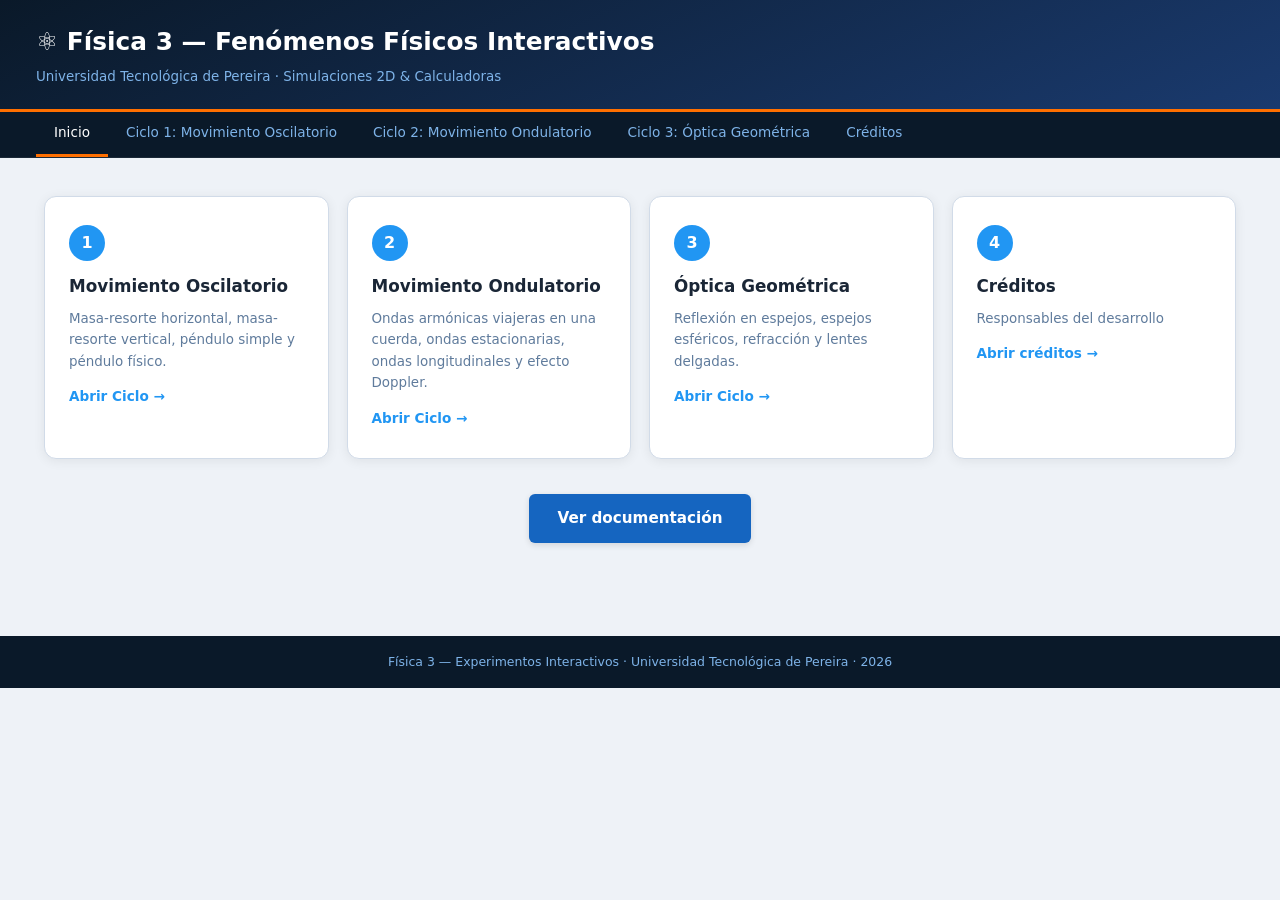
<file: index.html>
<!DOCTYPE html>
<html lang="es">
<head>
  <meta charset="UTF-8">
  <meta name="viewport" content="width=device-width,initial-scale=1">
  <title>Física 3 — Fenómenos Físicos Interactivos</title>
  <link rel="stylesheet" href="css/styles.css">
</head>
<body>
  <header>
    <h1>⚛ Física 3 — Fenómenos Físicos Interactivos</h1>
    <p>Universidad Tecnológica de Pereira · Simulaciones 2D &amp; Calculadoras</p>
  </header>
  <nav>
    <a href="index.html" class="on">Inicio</a>
    <a href="ciclo1.html">Ciclo 1: Movimiento Oscilatorio</a>
    <a href="ciclo2.html">Ciclo 2: Movimiento Ondulatorio</a>
    <a href="ciclo3.html">Ciclo 3: Óptica Geométrica</a>
    <a href="creditos.html">Créditos</a>
  </nav>
  <main>
    <div class="hub-grid">
      <a class="hub-card" href="ciclo1.html">
        <div class="hub-num">1</div>
        <h2>Movimiento Oscilatorio</h2>
        <p>Masa-resorte horizontal, masa-resorte vertical, péndulo simple y péndulo físico.</p>
        <span class="hub-btn">Abrir Ciclo →</span>
      </a>
      <a class="hub-card" href="ciclo2.html">
        <div class="hub-num">2</div>
        <h2>Movimiento Ondulatorio</h2>
        <p>Ondas armónicas viajeras en una cuerda, ondas estacionarias, ondas longitudinales y efecto Doppler.</p>
        <span class="hub-btn">Abrir Ciclo →</span>
      </a>
      <a class="hub-card" href="ciclo3.html">
        <div class="hub-num">3</div>
        <h2>Óptica Geométrica</h2>
        <p>Reflexión en espejos, espejos esféricos, refracción y lentes delgadas.</p>
        <span class="hub-btn">Abrir Ciclo →</span>
      </a>
      <a class="hub-card" href="creditos.html">
        <div class="hub-num">4</div>
        <h2>Créditos</h2>
        <p>Responsables del desarrollo</p>
        <span class="hub-btn">Abrir créditos →</span>
      </a>
    </div>

    <div style="text-align: center; margin-top: 35px; margin-bottom: 15px;">
      <a href="https://drive.google.com/file/d/1MNua3zTDIwr8NGMOhKPNcguWTBsETvy8/view?usp=sharing" target="_blank" rel="noopener noreferrer" style="display: inline-block; background-color: var(--blue, #1565c0); color: #ffffff; padding: 12px 28px; font-weight: 600; text-decoration: none; border-radius: 6px; box-shadow: 0 2px 6px rgba(0,0,0,0.12); transition: opacity 0.2s; font-size: 0.95rem;" onmouseover="this.style.opacity='0.9'" onmouseout="this.style.opacity='1'">
        Ver documentación
      </a>
    </div>
  </main>
  <footer>Física 3 — Experimentos Interactivos · Universidad Tecnológica de Pereira · 2026</footer>
</body>
</html>
</file>
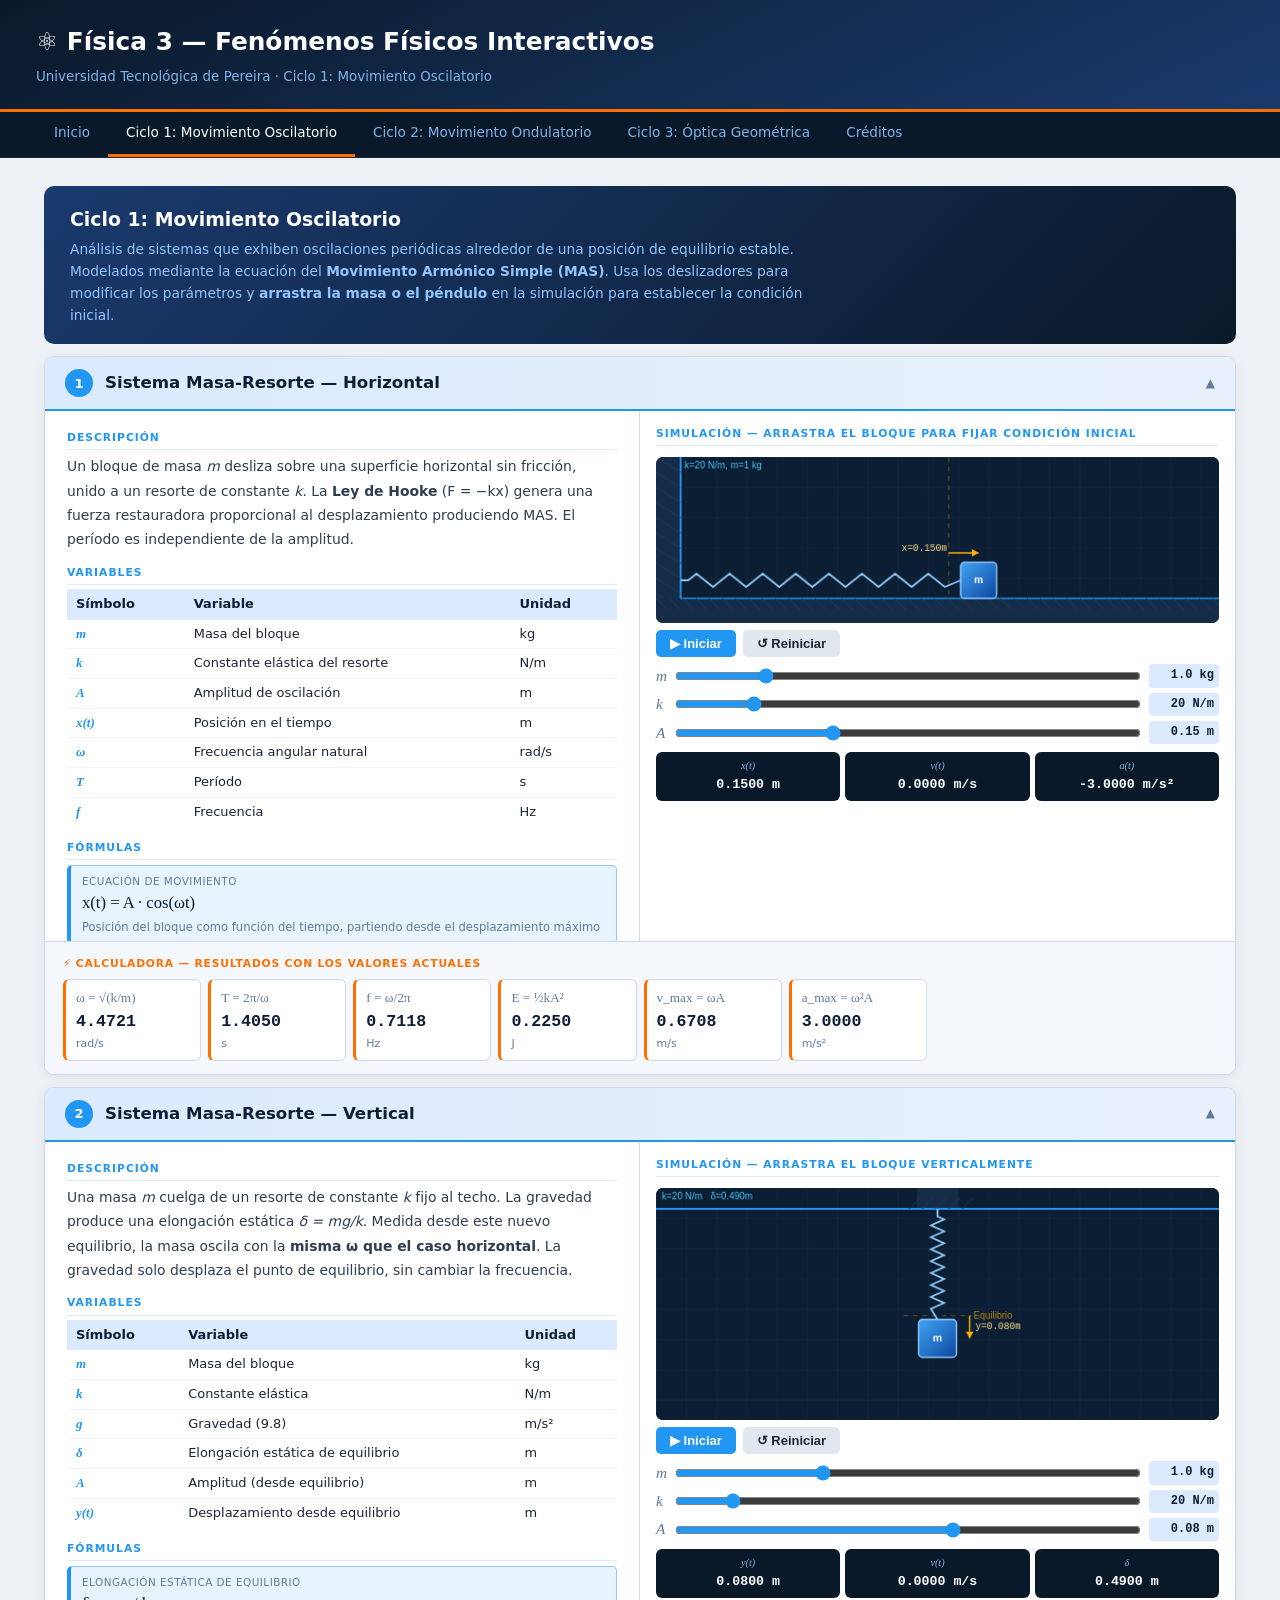
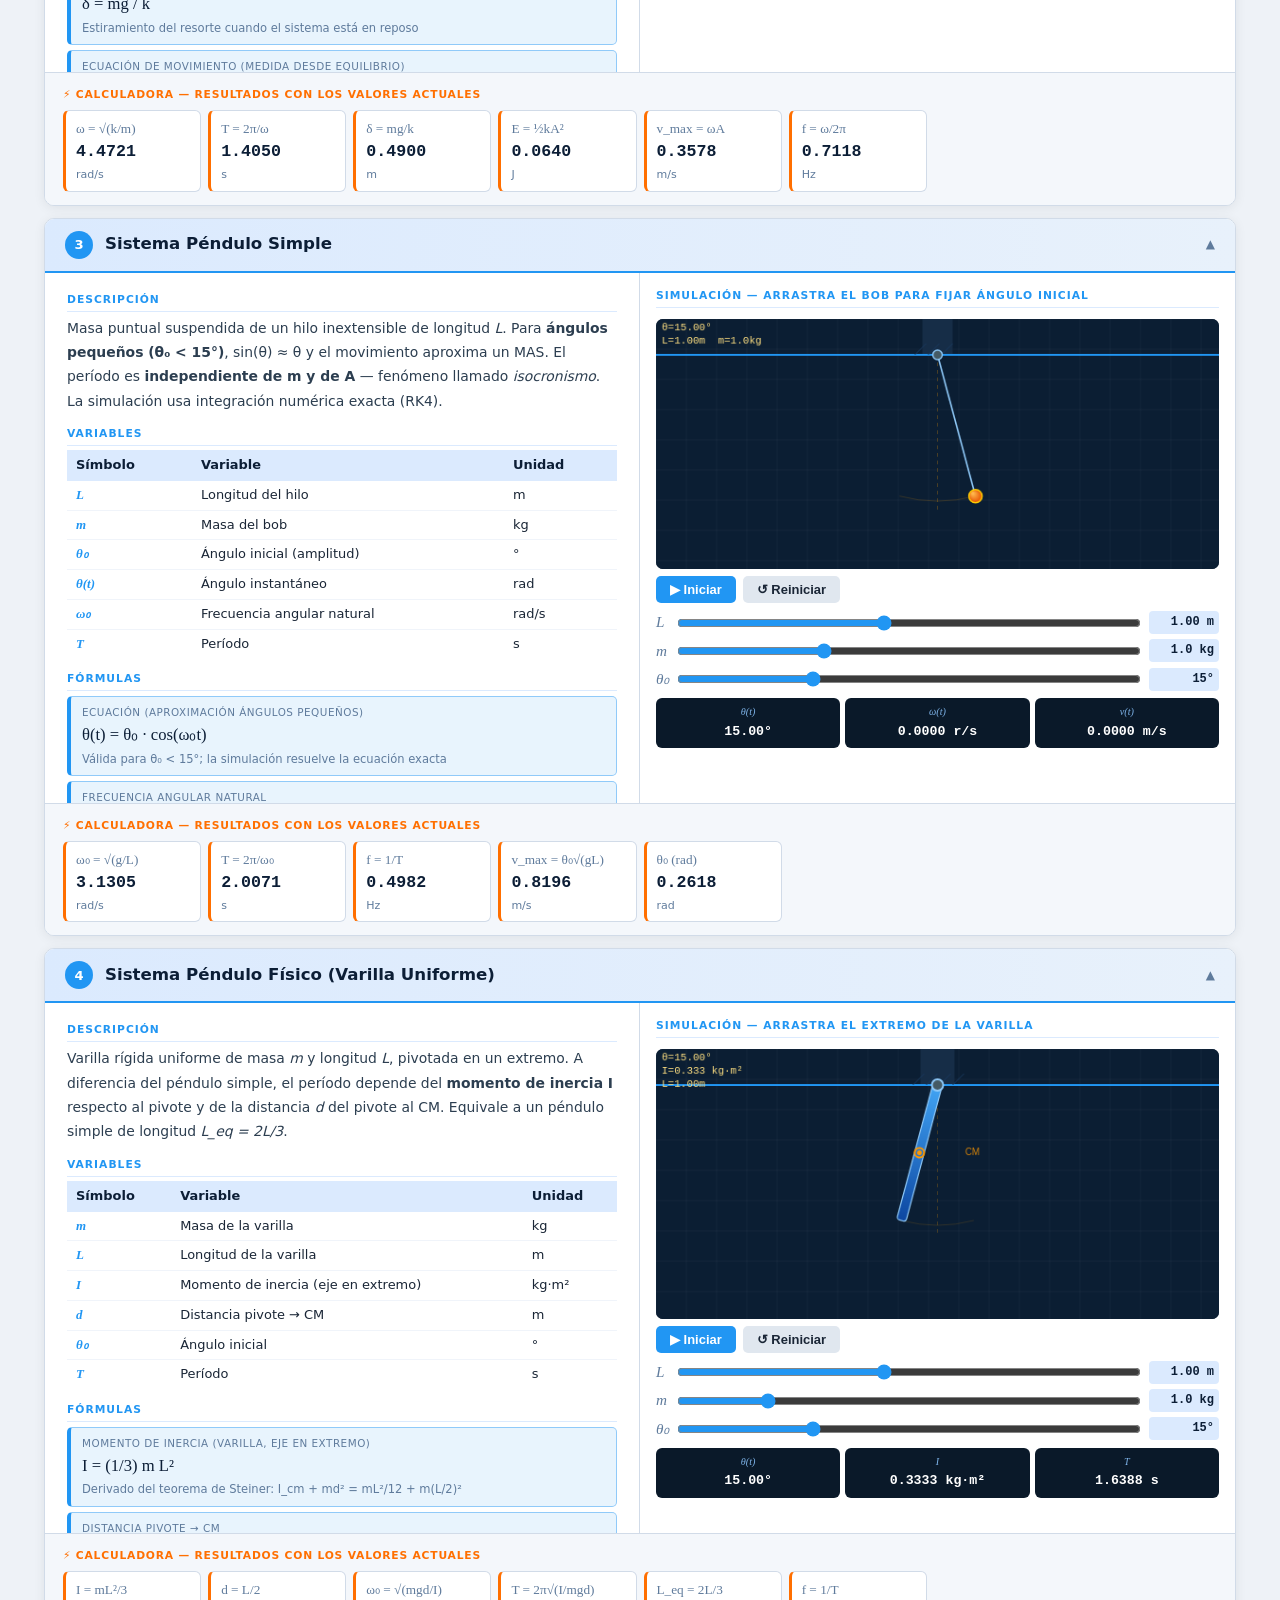
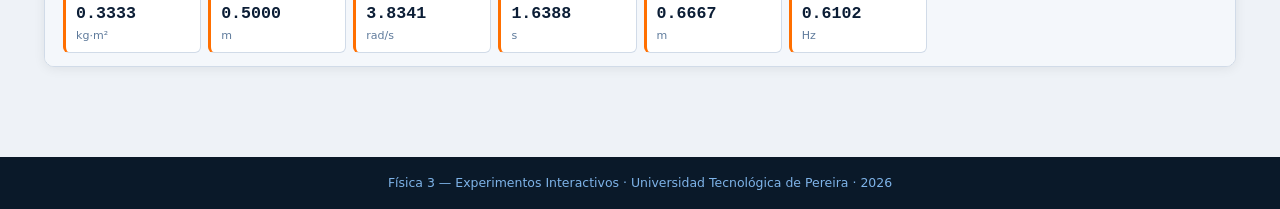
<file: ciclo1.html>
<!DOCTYPE html>
<html lang="es">
<head>
  <meta charset="UTF-8">
  <meta name="viewport" content="width=device-width,initial-scale=1">
  <title>Física 3 — Ciclo 1: Movimiento Oscilatorio</title>
  <link rel="stylesheet" href="css/styles.css">
</head>
<body>
  <header>
    <h1>⚛ Física 3 — Fenómenos Físicos Interactivos</h1>
    <p>Universidad Tecnológica de Pereira · Ciclo 1: Movimiento Oscilatorio</p>
  </header>
  <nav>
    <a href="index.html">Inicio</a>
    <a href="ciclo1.html" class="on">Ciclo 1: Movimiento Oscilatorio</a>
    <a href="ciclo2.html">Ciclo 2: Movimiento Ondulatorio</a>
    <a href="ciclo3.html">Ciclo 3: Óptica Geométrica</a>
    <a href="creditos.html">Créditos</a>
  </nav>
  <main>
    <div class="cycle-intro">
      <h2>Ciclo 1: Movimiento Oscilatorio</h2>
      <p>Análisis de sistemas que exhiben oscilaciones periódicas alrededor de una posición de equilibrio estable. Modelados mediante la ecuación del <strong>Movimiento Armónico Simple (MAS)</strong>. Usa los deslizadores para modificar los parámetros y <strong>arrastra la masa o el péndulo</strong> en la simulación para establecer la condición inicial.</p>
    </div>

    <!-- C Experimento 1 -->
    <article class="card">
      <div class="chdr" onclick="tog(1)"><div class="cnum">1</div><h3>Sistema Masa-Resorte — Horizontal</h3><span class="ico" id="i1">▲</span></div>
      <div class="cbody" id="b1">
        <div class="egrid">
          <div class="icol">
            <div class="lbl">Descripción</div>
            <p class="desc">Un bloque de masa <em>m</em> desliza sobre una superficie horizontal sin fricción, unido a un resorte de constante <em>k</em>. La <strong>Ley de Hooke</strong> (F = −kx) genera una fuerza restauradora proporcional al desplazamiento produciendo MAS. El período es independiente de la amplitud.</p>
            <div class="lbl">Variables</div>
            <table class="vt">
              <tr><th>Símbolo</th><th>Variable</th><th>Unidad</th></tr>
              <tr><td class="vs">m</td><td>Masa del bloque</td><td>kg</td></tr>
              <tr><td class="vs">k</td><td>Constante elástica del resorte</td><td>N/m</td></tr>
              <tr><td class="vs">A</td><td>Amplitud de oscilación</td><td>m</td></tr>
              <tr><td class="vs">x(t)</td><td>Posición en el tiempo</td><td>m</td></tr>
              <tr><td class="vs">ω</td><td>Frecuencia angular natural</td><td>rad/s</td></tr>
              <tr><td class="vs">T</td><td>Período</td><td>s</td></tr>
              <tr><td class="vs">f</td><td>Frecuencia</td><td>Hz</td></tr>
            </table>
            <div class="lbl">Fórmulas</div>
            <div class="fb"><div class="fn">Ecuación de movimiento</div><div class="fe">x(t) = A · cos(ωt)</div><div class="fd">Posición del bloque como función del tiempo, partiendo desde el desplazamiento máximo</div></div>
            <div class="fb"><div class="fn">Frecuencia angular natural</div><div class="fe">ω = √(k / m)</div><div class="fd">Mayor k o menor m → mayor ω → oscilación más rápida</div></div>
            <div class="fb"><div class="fn">Período de oscilación</div><div class="fe">T = 2π / ω = 2π · √(m / k)</div><div class="fd">Tiempo para completar un ciclo completo; independiente de A</div></div>
            <div class="fb"><div class="fn">Energía mecánica total (conservada)</div><div class="fe">E = ½ k A²</div><div class="fd">Constante durante el movimiento sin fricción; se distribuye entre Ec y Ep</div></div>
          </div>
          <div class="scol">
            <div class="lbl">Simulación — arrastra el bloque para fijar condición inicial</div>
            <canvas id="cv1" height="175"></canvas>
            <div class="ctrls"><button class="btn bgo" id="bb1">▶ Iniciar</button><button class="btn brs" id="br1">↺ Reiniciar</button></div>
            <div class="sls">
              <label>m</label><input type="range" id="s1m" min="0.1" max="5" step="0.1" value="1"><span class="sv" id="d1m">1.0 kg</span>
              <label>k</label><input type="range" id="s1k" min="5" max="100" step="1" value="20"><span class="sv" id="d1k">20 N/m</span>
              <label>A</label><input type="range" id="s1A" min="0.05" max="0.35" step="0.01" value="0.15"><span class="sv" id="d1A">0.15 m</span>
            </div>
            <div class="rdout">
              <div class="ri"><div class="rl">x(t)</div><div class="rv" id="r1x">0.1500 m</div></div>
              <div class="ri"><div class="rl">v(t)</div><div class="rv" id="r1v">0.0000 m/s</div></div>
              <div class="ri"><div class="rl">a(t)</div><div class="rv" id="r1a">0.0000 m/s²</div></div>
            </div>
          </div>
        </div>
        <div class="calc"><div class="cttl">⚡ Calculadora — resultados con los valores actuales</div><div class="cgrid" id="cl1"></div></div>
      </div>
    </article>

    <!-- C Experimento 2 -->
    <article class="card">
      <div class="chdr" onclick="tog(2)"><div class="cnum">2</div><h3>Sistema Masa-Resorte — Vertical</h3><span class="ico" id="i2">▲</span></div>
      <div class="cbody" id="b2">
        <div class="egrid">
          <div class="icol">
            <div class="lbl">Descripción</div>
            <p class="desc">Una masa <em>m</em> cuelga de un resorte de constante <em>k</em> fijo al techo. La gravedad produce una elongación estática <em>δ = mg/k</em>. Medida desde este nuevo equilibrio, la masa oscila con la <strong>misma ω que el caso horizontal</strong>. La gravedad solo desplaza el punto de equilibrio, sin cambiar la frecuencia.</p>
            <div class="lbl">Variables</div>
            <table class="vt">
              <tr><th>Símbolo</th><th>Variable</th><th>Unidad</th></tr>
              <tr><td class="vs">m</td><td>Masa del bloque</td><td>kg</td></tr>
              <tr><td class="vs">k</td><td>Constante elástica</td><td>N/m</td></tr>
              <tr><td class="vs">g</td><td>Gravedad (9.8)</td><td>m/s²</td></tr>
              <tr><td class="vs">δ</td><td>Elongación estática de equilibrio</td><td>m</td></tr>
              <tr><td class="vs">A</td><td>Amplitud (desde equilibrio)</td><td>m</td></tr>
              <tr><td class="vs">y(t)</td><td>Desplazamiento desde equilibrio</td><td>m</td></tr>
            </table>
            <div class="lbl">Fórmulas</div>
            <div class="fb"><div class="fn">Elongación estática de equilibrio</div><div class="fe">δ = mg / k</div><div class="fd">Estiramiento del resorte cuando el sistema está en reposo</div></div>
            <div class="fb"><div class="fn">Ecuación de movimiento (medida desde equilibrio)</div><div class="fe">y(t) = A · cos(ωt)</div><div class="fd">La gravedad no aparece porque y se mide desde el nuevo equilibrio</div></div>
            <div class="fb"><div class="fn">Frecuencia angular</div><div class="fe">ω = √(k / m)</div><div class="fd">Idéntica al caso horizontal — g no interviene en ω</div></div>
            <div class="fb"><div class="fn">Período</div><div class="fe">T = 2π · √(m / k)</div><div class="fd">Independiente de g y de la elongación estática δ</div></div>
          </div>
          <div class="scol">
            <div class="lbl">Simulación — arrastra el bloque verticalmente</div>
            <canvas id="cv2" height="245"></canvas>
            <div class="ctrls"><button class="btn bgo" id="bb2">▶ Iniciar</button><button class="btn brs" id="br2">↺ Reiniciar</button></div>
            <div class="sls">
              <label>m</label><input type="range" id="s2m" min="0.1" max="3" step="0.1" value="1"><span class="sv" id="d2m">1.0 kg</span>
              <label>k</label><input type="range" id="s2k" min="10" max="100" step="5" value="20"><span class="sv" id="d2k">20 N/m</span>
              <label>A</label><input type="range" id="s2A" min="0.02" max="0.12" step="0.01" value="0.08"><span class="sv" id="d2A">0.08 m</span>
            </div>
            <div class="rdout">
              <div class="ri"><div class="rl">y(t)</div><div class="rv" id="r2y">0.0800 m</div></div>
              <div class="ri"><div class="rl">v(t)</div><div class="rv" id="r2v">0.0000 m/s</div></div>
              <div class="ri"><div class="rl">δ</div><div class="rv" id="r2d">0.4900 m</div></div>
            </div>
          </div>
        </div>
        <div class="calc"><div class="cttl">⚡ Calculadora — resultados con los valores actuales</div><div class="cgrid" id="cl2"></div></div>
      </div>
    </article>

    <!-- C Experimento 3 -->
    <article class="card">
      <div class="chdr" onclick="tog(3)"><div class="cnum">3</div><h3>Sistema Péndulo Simple</h3><span class="ico" id="i3">▲</span></div>
      <div class="cbody" id="b3">
        <div class="egrid">
          <div class="icol">
            <div class="lbl">Descripción</div>
            <p class="desc">Masa puntual suspendida de un hilo inextensible de longitud <em>L</em>. Para <strong>ángulos pequeños (θ₀ &lt; 15°)</strong>, sin(θ) ≈ θ y el movimiento aproxima un MAS. El período es <strong>independiente de m y de A</strong> — fenómeno llamado <em>isocronismo</em>. La simulación usa integración numérica exacta (RK4).</p>
            <div class="lbl">Variables</div>
            <table class="vt">
              <tr><th>Símbolo</th><th>Variable</th><th>Unidad</th></tr>
              <tr><td class="vs">L</td><td>Longitud del hilo</td><td>m</td></tr>
              <tr><td class="vs">m</td><td>Masa del bob</td><td>kg</td></tr>
              <tr><td class="vs">θ₀</td><td>Ángulo inicial (amplitud)</td><td>°</td></tr>
              <tr><td class="vs">θ(t)</td><td>Ángulo instantáneo</td><td>rad</td></tr>
              <tr><td class="vs">ω₀</td><td>Frecuencia angular natural</td><td>rad/s</td></tr>
              <tr><td class="vs">T</td><td>Período</td><td>s</td></tr>
            </table>
            <div class="lbl">Fórmulas</div>
            <div class="fb"><div class="fn">Ecuación (aproximación ángulos pequeños)</div><div class="fe">θ(t) = θ₀ · cos(ω₀t)</div><div class="fd">Válida para θ₀ &lt; 15°; la simulación resuelve la ecuación exacta</div></div>
            <div class="fb"><div class="fn">Frecuencia angular natural</div><div class="fe">ω₀ = √(g / L)</div><div class="fd">Solo depende de L y g; la masa m no influye</div></div>
            <div class="fb"><div class="fn">Período</div><div class="fe">T = 2π · √(L / g)</div><div class="fd">Isocronismo: T independiente de m y θ₀ (ángulos pequeños)</div></div>
            <div class="fb"><div class="fn">Velocidad máxima (al pasar por vertical)</div><div class="fe">v_max = θ₀ · √(gL)</div><div class="fd">θ₀ debe expresarse en radianes</div></div>
          </div>
          <div class="scol">
            <div class="lbl">Simulación — arrastra el bob para fijar ángulo inicial</div>
            <canvas id="cv3" height="265"></canvas>
            <div class="ctrls"><button class="btn bgo" id="bb3">▶ Iniciar</button><button class="btn brs" id="br3">↺ Reiniciar</button></div>
            <div class="sls">
              <label>L</label><input type="range" id="s3L" min="0.2" max="2" step="0.05" value="1"><span class="sv" id="d3L">1.00 m</span>
              <label>m</label><input type="range" id="s3m" min="0.1" max="3" step="0.1" value="1"><span class="sv" id="d3m">1.0 kg</span>
              <label>θ₀</label><input type="range" id="s3t" min="3" max="45" step="1" value="15"><span class="sv" id="d3t">15°</span>
            </div>
            <div class="rdout">
              <div class="ri"><div class="rl">θ(t)</div><div class="rv" id="r3t">15.00°</div></div>
              <div class="ri"><div class="rl">ω(t)</div><div class="rv" id="r3w">0.0000 r/s</div></div>
              <div class="ri"><div class="rl">v(t)</div><div class="rv" id="r3v">0.0000 m/s</div></div>
            </div>
          </div>
        </div>
        <div class="calc"><div class="cttl">⚡ Calculadora — resultados con los valores actuales</div><div class="cgrid" id="cl3"></div></div>
      </div>
    </article>

    <!-- C Experimento 4 -->
    <article class="card">
      <div class="chdr" onclick="tog(4)"><div class="cnum">4</div><h3>Sistema Péndulo Físico (Varilla Uniforme)</h3><span class="ico" id="i4">▲</span></div>
      <div class="cbody" id="b4">
        <div class="egrid">
          <div class="icol">
            <div class="lbl">Descripción</div>
            <p class="desc">Varilla rígida uniforme de masa <em>m</em> y longitud <em>L</em>, pivotada en un extremo. A diferencia del péndulo simple, el período depende del <strong>momento de inercia I</strong> respecto al pivote y de la distancia <em>d</em> del pivote al CM. Equivale a un péndulo simple de longitud <em>L_eq = 2L/3</em>.</p>
            <div class="lbl">Variables</div>
            <table class="vt">
              <tr><th>Símbolo</th><th>Variable</th><th>Unidad</th></tr>
              <tr><td class="vs">m</td><td>Masa de la varilla</td><td>kg</td></tr>
              <tr><td class="vs">L</td><td>Longitud de la varilla</td><td>m</td></tr>
              <tr><td class="vs">I</td><td>Momento de inercia (eje en extremo)</td><td>kg·m²</td></tr>
              <tr><td class="vs">d</td><td>Distancia pivote → CM</td><td>m</td></tr>
              <tr><td class="vs">θ₀</td><td>Ángulo inicial</td><td>°</td></tr>
              <tr><td class="vs">T</td><td>Período</td><td>s</td></tr>
            </table>
            <div class="lbl">Fórmulas</div>
            <div class="fb"><div class="fn">Momento de inercia (varilla, eje en extremo)</div><div class="fe">I = (1/3) m L²</div><div class="fd">Derivado del teorema de Steiner: I_cm + md² = mL²/12 + m(L/2)²</div></div>
            <div class="fb"><div class="fn">Distancia pivote → CM</div><div class="fe">d = L / 2</div><div class="fd">El CM de una varilla uniforme está en su punto medio geométrico</div></div>
            <div class="fb"><div class="fn">Período general del péndulo físico</div><div class="fe">T = 2π · √(I / mgd)</div><div class="fd">Válido para cualquier cuerpo rígido que oscila en torno a un eje fijo</div></div>
            <div class="fb"><div class="fn">Período simplificado (varilla uniforme)</div><div class="fe">T = 2π · √(2L / 3g)</div><div class="fd">Equivale a péndulo simple de longitud equivalente L_eq = 2L/3</div></div>
          </div>
          <div class="scol">
            <div class="lbl">Simulación — arrastra el extremo de la varilla</div>
            <canvas id="cv4" height="285"></canvas>
            <div class="ctrls"><button class="btn bgo" id="bb4">▶ Iniciar</button><button class="btn brs" id="br4">↺ Reiniciar</button></div>
            <div class="sls">
              <label>L</label><input type="range" id="s4L" min="0.2" max="2" step="0.05" value="1"><span class="sv" id="d4L">1.00 m</span>
              <label>m</label><input type="range" id="s4m" min="0.1" max="5" step="0.1" value="1"><span class="sv" id="d4m">1.0 kg</span>
              <label>θ₀</label><input type="range" id="s4t" min="3" max="45" step="1" value="15"><span class="sv" id="d4t">15°</span>
            </div>
            <div class="rdout">
              <div class="ri"><div class="rl">θ(t)</div><div class="rv" id="r4t">15.00°</div></div>
              <div class="ri"><div class="rl">I</div><div class="rv" id="r4I">0.3333 kg·m²</div></div>
              <div class="ri"><div class="rl">T</div><div class="rv" id="r4T">— s</div></div>
            </div>
          </div>
        </div>
        <div class="calc"><div class="cttl">⚡ Calculadora — resultados con los valores actuales</div><div class="cgrid" id="cl4"></div></div>
      </div>
    </article>
  </main>
  <footer>Física 3 — Experimentos Interactivos · Universidad Tecnológica de Pereira · 2026</footer>

  <!-- C Archivos de script: orden obligatorio -->
  <script src="js/utils.js"></script>
  <script src="js/main.js"></script>
  <script src="js/resorte-horizontal.js"></script>
  <script src="js/resorte-vertical.js"></script>
  <script src="js/pendulo-simple.js"></script>
  <script src="js/pendulo-fisico.js"></script>
</body>
</html>
</file>
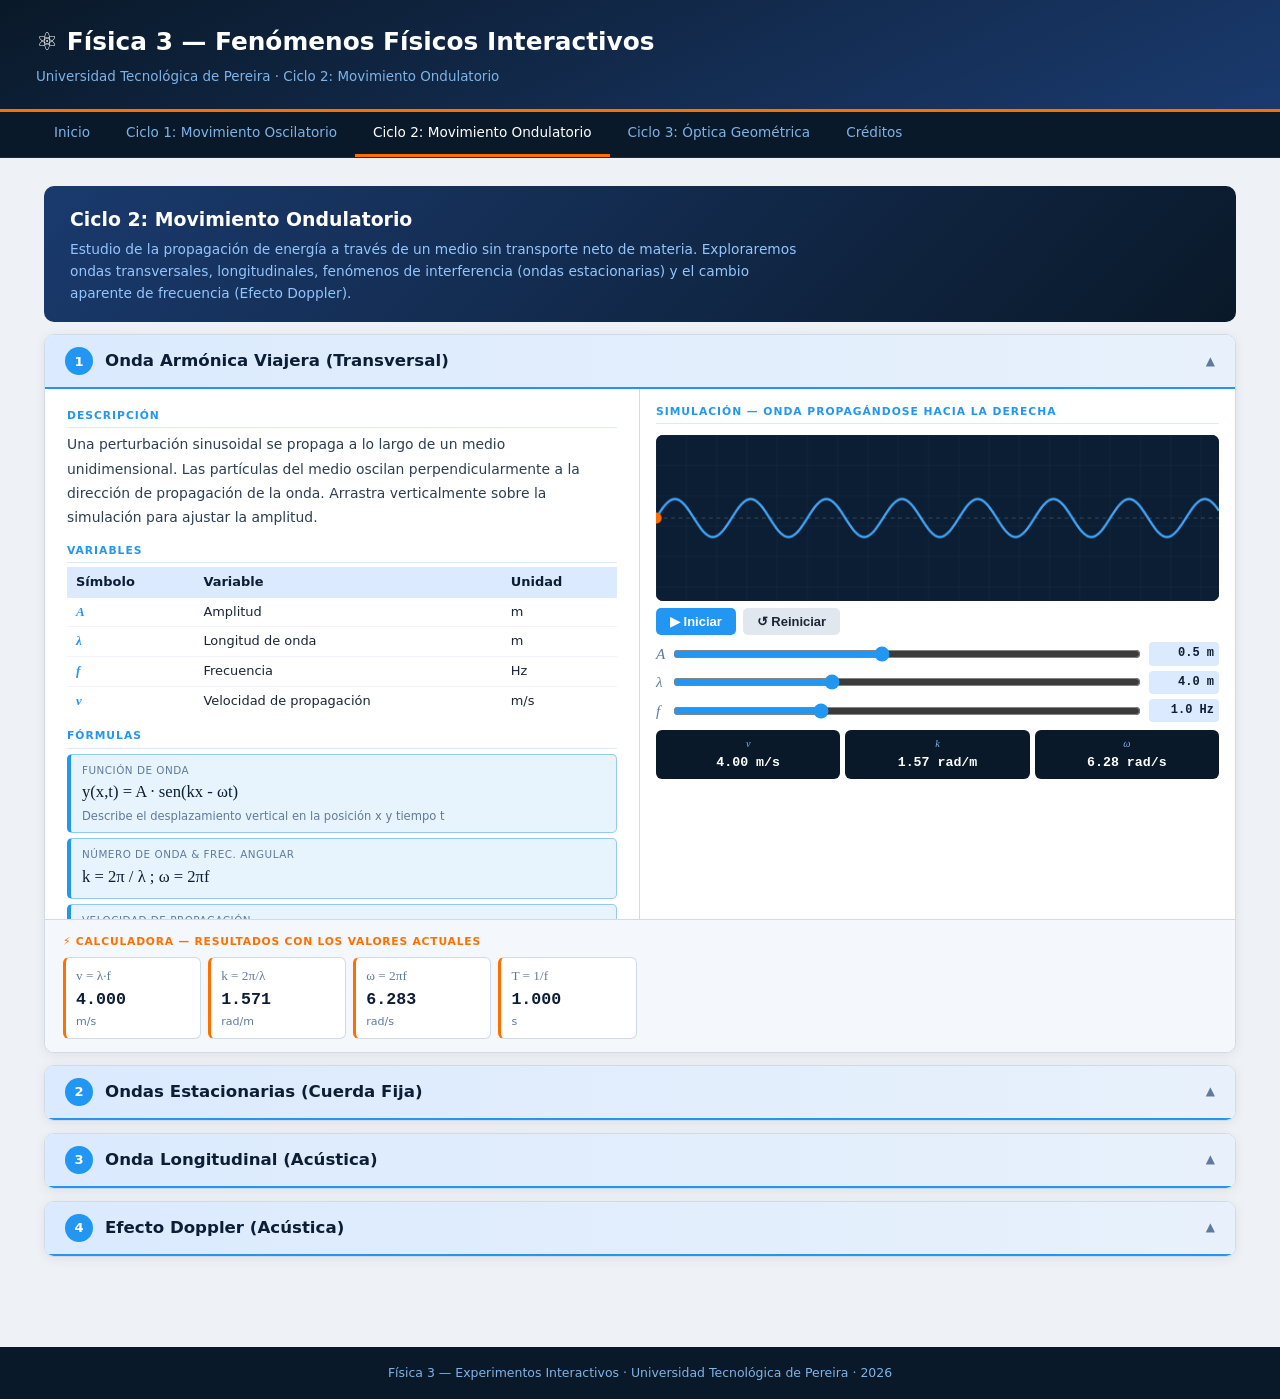
<file: ciclo2.html>
<!DOCTYPE html>
<html lang="es">
<head>
  <meta charset="UTF-8">
  <meta name="viewport" content="width=device-width,initial-scale=1">
  <title>Física 3 — Ciclo 2: Movimiento Ondulatorio</title>
  <link rel="stylesheet" href="css/styles.css">
</head>
<body>
  <header>
    <h1>⚛ Física 3 — Fenómenos Físicos Interactivos</h1>
    <p>Universidad Tecnológica de Pereira · Ciclo 2: Movimiento Ondulatorio</p>
  </header>
  <nav>
    <a href="index.html">Inicio</a>
    <a href="ciclo1.html">Ciclo 1: Movimiento Oscilatorio</a>
    <a href="ciclo2.html" class="on">Ciclo 2: Movimiento Ondulatorio</a>
    <a href="ciclo3.html">Ciclo 3: Óptica Geométrica</a>
    <a href="creditos.html">Créditos</a>
  </nav>
  <main>
    <div class="cycle-intro">
      <h2>Ciclo 2: Movimiento Ondulatorio</h2>
      <p>Estudio de la propagación de energía a través de un medio sin transporte neto de materia. Exploraremos ondas transversales, longitudinales, fenómenos de interferencia (ondas estacionarias) y el cambio aparente de frecuencia (Efecto Doppler).</p>
    </div>

    <article class="card">
      <div class="chdr" onclick="tog(1)"><div class="cnum">1</div><h3>Onda Armónica Viajera (Transversal)</h3><span class="ico" id="i1">▲</span></div>
      <div class="cbody" id="b1">
        <div class="egrid">
          <div class="icol">
            <div class="lbl">Descripción</div>
            <p class="desc">Una perturbación sinusoidal se propaga a lo largo de un medio unidimensional. Las partículas del medio oscilan perpendicularmente a la dirección de propagación de la onda. Arrastra verticalmente sobre la simulación para ajustar la amplitud.</p>
            <div class="lbl">Variables</div>
            <table class="vt">
              <tr><th>Símbolo</th><th>Variable</th><th>Unidad</th></tr>
              <tr><td class="vs">A</td><td>Amplitud</td><td>m</td></tr>
              <tr><td class="vs">λ</td><td>Longitud de onda</td><td>m</td></tr>
              <tr><td class="vs">f</td><td>Frecuencia</td><td>Hz</td></tr>
              <tr><td class="vs">v</td><td>Velocidad de propagación</td><td>m/s</td></tr>
            </table>
            <div class="lbl">Fórmulas</div>
            <div class="fb"><div class="fn">Función de Onda</div><div class="fe">y(x,t) = A · sen(kx - ωt)</div><div class="fd">Describe el desplazamiento vertical en la posición x y tiempo t</div></div>
            <div class="fb"><div class="fn">Número de Onda & Frec. Angular</div><div class="fe">k = 2π / λ ; ω = 2πf</div></div>
            <div class="fb"><div class="fn">Velocidad de Propagación</div><div class="fe">v = λ · f = ω / k</div></div>
          </div>
          <div class="scol">
            <div class="lbl">Simulación — Onda propagándose hacia la derecha</div>
            <canvas id="cv1" height="175"></canvas>
            <div class="ctrls"><button class="btn bgo" id="bb1">▶ Iniciar</button><button class="btn brs" id="br1">↺ Reiniciar</button></div>
            <div class="sls">
              <label>A</label><input type="range" id="s1A" min="0.1" max="1" step="0.1" value="0.5"><span class="sv" id="d1A">0.5 m</span>
              <label>λ</label><input type="range" id="s1L" min="1" max="10" step="0.5" value="4"><span class="sv" id="d1L">4.0 m</span>
              <label>f</label><input type="range" id="s1f" min="0.1" max="3" step="0.1" value="1"><span class="sv" id="d1f">1.0 Hz</span>
            </div>
            <div class="rdout">
              <div class="ri"><div class="rl">v</div><div class="rv" id="r1v">4.00 m/s</div></div>
              <div class="ri"><div class="rl">k</div><div class="rv" id="r1k">1.57 rad/m</div></div>
              <div class="ri"><div class="rl">ω</div><div class="rv" id="r1w">6.28 rad/s</div></div>
            </div>
          </div>
        </div>
        <div class="calc"><div class="cttl">⚡ Calculadora — resultados con los valores actuales</div><div class="cgrid" id="cl1"></div></div>
      </div>
    </article>

    <article class="card">
      <div class="chdr" onclick="tog(2)"><div class="cnum">2</div><h3>Ondas Estacionarias (Cuerda Fija)</h3><span class="ico" id="i2">▲</span></div>
      <div class="cbody" id="b2" style="display:none;">
        <div class="egrid">
          <div class="icol">
            <div class="lbl">Descripción</div>
            <p class="desc">La superposición de dos ondas idénticas viajando en direcciones opuestas genera una onda estacionaria. En una cuerda fija en ambos extremos, solo se permiten ciertas longitudes de onda (modos normales o armónicos).</p>
            <div class="lbl">Variables</div>
            <table class="vt">
              <tr><th>Símbolo</th><th>Variable</th><th>Unidad</th></tr>
              <tr><td class="vs">n</td><td>Número de armónico</td><td>-</td></tr>
              <tr><td class="vs">L</td><td>Longitud de la cuerda</td><td>m</td></tr>
              <tr><td class="vs">v</td><td>Velocidad de la onda</td><td>m/s</td></tr>
            </table>
            <div class="lbl">Fórmulas</div>
            <div class="fb"><div class="fn">Ecuación Onda Estacionaria</div><div class="fe">y(x,t) = 2A · sen(kx) · cos(ωt)</div><div class="fd">Puntos con amplitud cero permanentemente se llaman Nodos.</div></div>
            <div class="fb"><div class="fn">Frecuencia del n-ésimo armónico</div><div class="fe">f_n = n · (v / 2L)</div><div class="fd">Múltiplos enteros de la frecuencia fundamental f_1.</div></div>
          </div>
          <div class="scol">
            <div class="lbl">Simulación — Cuerda de longitud L = 10m</div>
            <canvas id="cv2" height="175"></canvas>
            <div class="ctrls"><button class="btn bgo" id="bb2">▶ Iniciar</button><button class="btn brs" id="br2">↺ Reiniciar</button></div>
            <div class="sls">
              <label>n</label><input type="range" id="s2n" min="1" max="6" step="1" value="3"><span class="sv" id="d2n">3</span>
              <label>v</label><input type="range" id="s2v" min="10" max="100" step="5" value="50"><span class="sv" id="d2v">50 m/s</span>
            </div>
            <div class="rdout">
              <div class="ri"><div class="rl">λ_n</div><div class="rv" id="r2l">6.67 m</div></div>
              <div class="ri"><div class="rl">f_n</div><div class="rv" id="r2f">7.50 Hz</div></div>
              <div class="ri"><div class="rl">Nodos</div><div class="rv" id="r2no">4</div></div>
            </div>
          </div>
        </div>
        <div class="calc"><div class="cttl">⚡ Calculadora — resultados con los valores actuales</div><div class="cgrid" id="cl2"></div></div>
      </div>
    </article>

    <article class="card">
      <div class="chdr" onclick="tog(3)"><div class="cnum">3</div><h3>Onda Longitudinal (Acústica)</h3><span class="ico" id="i3">▲</span></div>
      <div class="cbody" id="b3" style="display:none;">
        <div class="egrid">
          <div class="icol">
            <div class="lbl">Descripción</div>
            <p class="desc">En las ondas longitudinales, las partículas del medio oscilan en dirección paralela a la propagación de la onda, creando zonas de compresión (alta presión) y rarefacción (baja presión). Típico de las ondas sonoras en fluidos.</p>
            <div class="lbl">Variables</div>
            <table class="vt">
              <tr><th>Símbolo</th><th>Variable</th><th>Unidad</th></tr>
              <tr><td class="vs">A</td><td>Amplitud de desplazamiento</td><td>m</td></tr>
              <tr><td class="vs">f</td><td>Frecuencia</td><td>Hz</td></tr>
              <tr><td class="vs">s(x,t)</td><td>Desplazamiento longitudinal</td><td>m</td></tr>
            </table>
            <div class="lbl">Fórmulas</div>
            <div class="fb"><div class="fn">Desplazamiento de Partículas</div><div class="fe">s(x,t) = A · cos(kx - ωt)</div></div>
            <div class="fb"><div class="fn">Variación de Presión</div><div class="fe">ΔP(x,t) = ΔP_max · sen(kx - ωt)</div><div class="fd">La presión y el desplazamiento están desfasados 90°.</div></div>
          </div>
          <div class="scol">
            <div class="lbl">Simulación — Desplazamiento de partículas en un gas</div>
            <canvas id="cv3" height="200"></canvas>
            <div class="ctrls"><button class="btn bgo" id="bb3">▶ Iniciar</button><button class="btn brs" id="br3">↺ Reiniciar</button></div>
            <div class="sls">
              <label>A</label><input type="range" id="s3A" min="0.1" max="1" step="0.1" value="0.5"><span class="sv" id="d3A">0.5 m</span>
              <label>λ</label><input type="range" id="s3L" min="2" max="12" step="1" value="6"><span class="sv" id="d3L">6.0 m</span>
              <label>f</label><input type="range" id="s3f" min="0.5" max="5" step="0.5" value="2"><span class="sv" id="d3f">2.0 Hz</span>
            </div>
            <div class="rdout">
              <div class="ri"><div class="rl">v_onda</div><div class="rv" id="r3v">12.00 m/s</div></div>
              <div class="ri"><div class="rl">T</div><div class="rv" id="r3t">0.50 s</div></div>
            </div>
          </div>
        </div>
        <div class="calc"><div class="cttl">⚡ Calculadora — resultados con los valores actuales</div><div class="cgrid" id="cl3"></div></div>
      </div>
    </article>

    <article class="card">
      <div class="chdr" onclick="tog(4)"><div class="cnum">4</div><h3>Efecto Doppler (Acústica)</h3><span class="ico" id="i4">▲</span></div>
      <div class="cbody" id="b4" style="display:none;">
        <div class="egrid">
          <div class="icol">
            <div class="lbl">Descripción</div>
            <p class="desc">Cambio aparente en la frecuencia percibida por un observador debido al movimiento relativo entre la fuente de la onda y el observador. Ajusta las velocidades de ambos y la frecuencia original para observar la compresión espacial de los frentes de onda en un campo de 3000 metros.</p>
            <div class="lbl">Variables</div>
            <table class="vt">
              <tr><th>Símbolo</th><th>Variable</th><th>Unidad</th></tr>
              <tr><td class="vs">v</td><td>Velocidad del sonido (343)</td><td>m/s</td></tr>
              <tr><td class="vs">v_s</td><td>Velocidad de la fuente</td><td>m/s</td></tr>
              <tr><td class="vs">v_o</td><td>Velocidad del observador</td><td>m/s</td></tr>
              <tr><td class="vs">f_s</td><td>Frecuencia emitida</td><td>Hz</td></tr>
            </table>
            <div class="lbl">Fórmulas</div>
            <div class="fb"><div class="fn">Frecuencia Observada (f')</div><div class="fe">f' = f_s [ (v - v_o) / (v - v_s) ]</div><div class="fd">Regla de signos estándar basada en un sistema de coordenadas vectoriales.</div></div>
          </div>
          <div class="scol">
            <div class="lbl">Simulación — Campo de 3000 metros (Ciclo de 8s)</div>
            <canvas id="cv4" height="250"></canvas>
            <div class="ctrls"><button class="btn bgo" id="bb4">▶ Iniciar</button><button class="btn brs" id="br4">↺ Reiniciar</button></div>
            <div class="sls">
              <label>v_s</label><input type="range" id="s4vs" min="-250" max="250" step="10" value="150"><span class="sv" id="d4vs">150 m/s</span>
              <label>v_o</label><input type="range" id="s4vo" min="-150" max="150" step="10" value="0"><span class="sv" id="d4vo">0 m/s</span>
              <label>f_s</label><input type="range" id="s4fs" min="40" max="180" step="5" value="100"><span class="sv" id="d4fs">100.0 Hz</span>
            </div>
            <div class="rdout">
              <div class="ri"><div class="rl">f_fuente</div><div class="rv" id="r4fs">100.0 Hz</div></div>
              <div class="ri"><div class="rl">f_observada</div><div class="rv" id="r4fo">177.7 Hz</div></div>
              <div class="ri"><div class="rl">Mach (v_s/v)</div><div class="rv" id="r4m">0.44</div></div>
            </div>
          </div>
        </div>
        <div class="calc"><div class="cttl">⚡ Calculadora — resultados con los valores actuales</div><div class="cgrid" id="cl4"></div></div>
      </div>
    </article>
  </main>
  <footer>Física 3 — Experimentos Interactivos · Universidad Tecnológica de Pereira · 2026</footer>

  <script src="js/utils.js"></script>
  <script src="js/main.js"></script>
  <script src="js/onda-viajera.js"></script>
  <script src="js/onda-estacionaria.js"></script>
  <script src="js/onda-longitudinal.js"></script>
  <script src="js/doppler.js"></script>
</body>
</html>
</file>
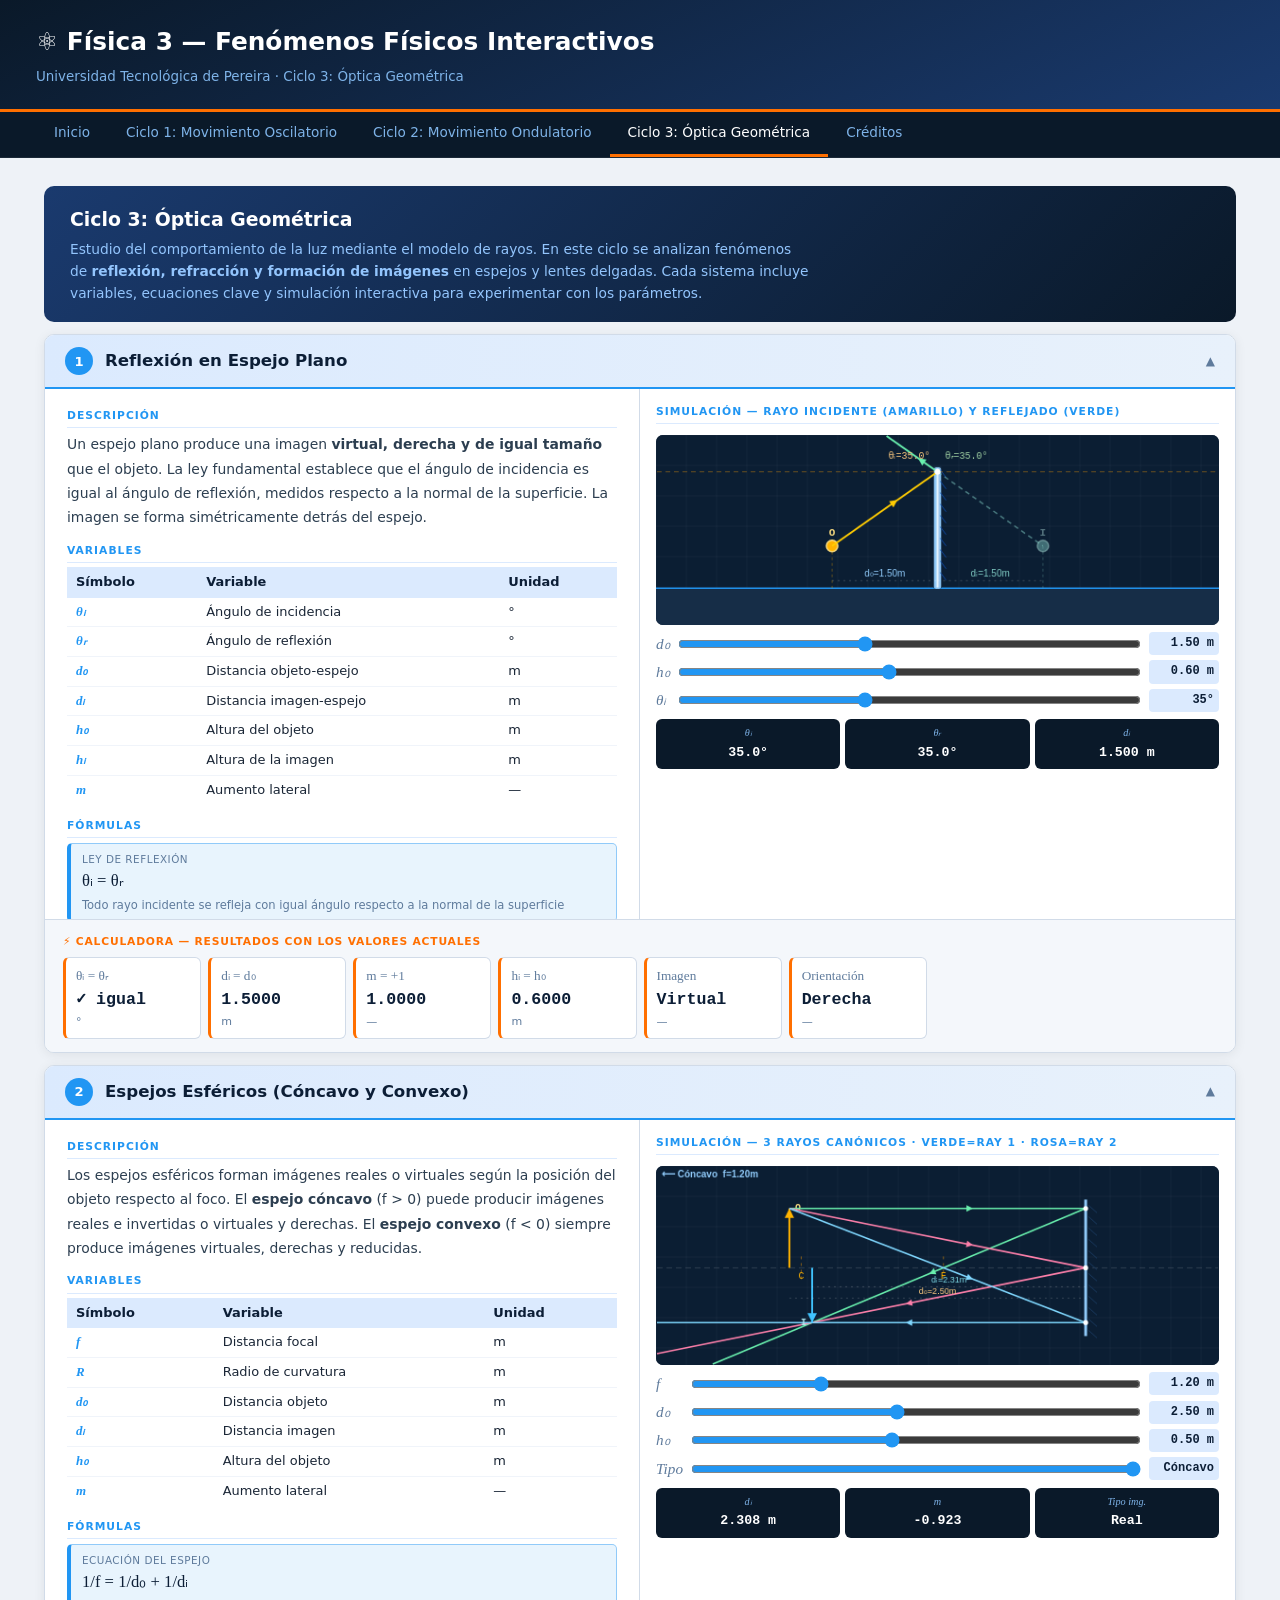
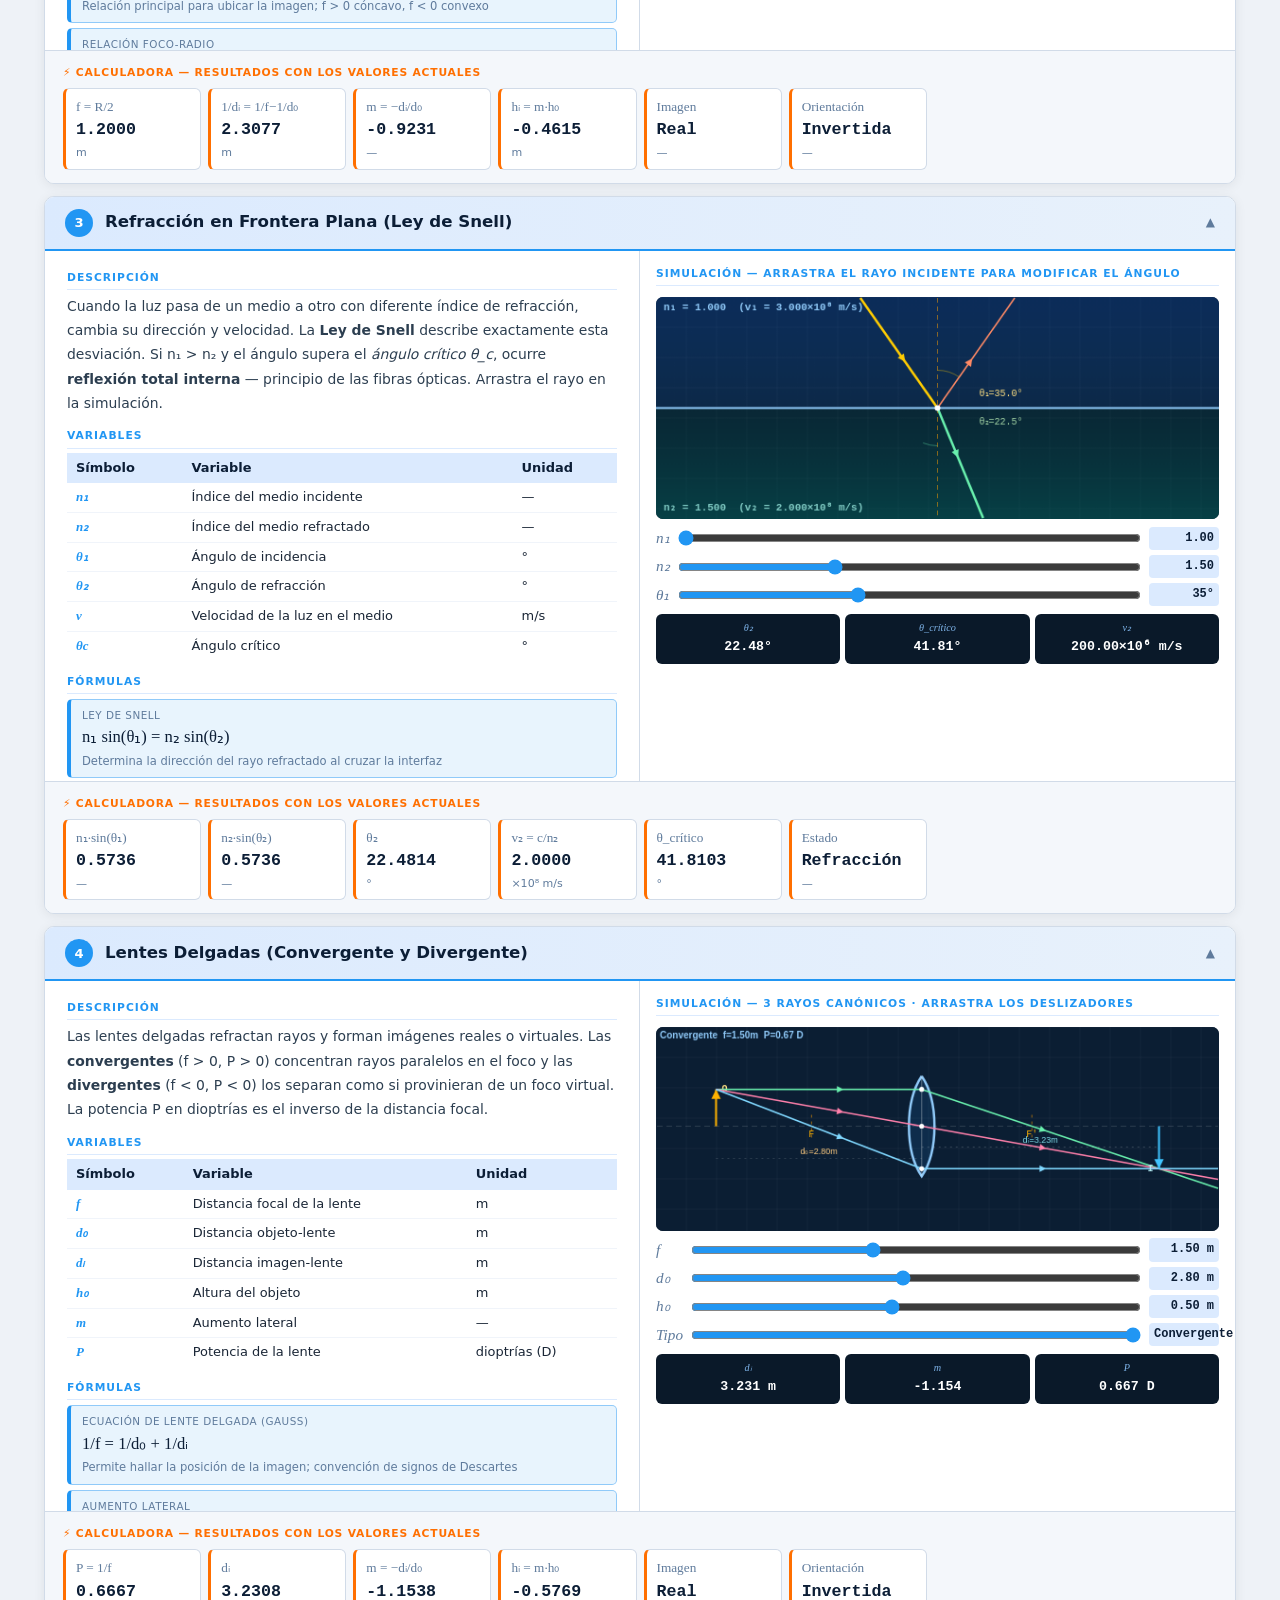
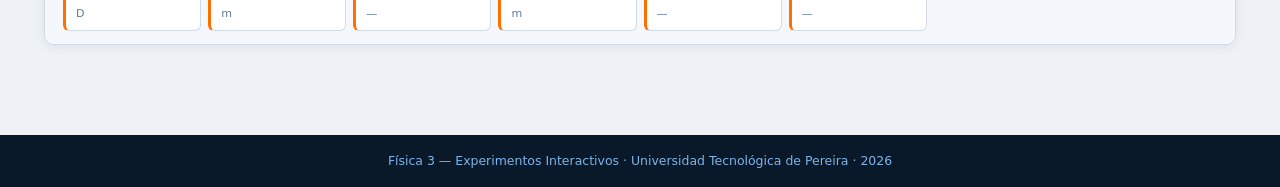
<file: ciclo3.html>
<!DOCTYPE html>
<html lang="es">
<head>
  <meta charset="UTF-8">
  <meta name="viewport" content="width=device-width,initial-scale=1">
  <title>Física 3 — Ciclo 3: Óptica Geométrica</title>
  <link rel="stylesheet" href="css/styles.css">
</head>
<body>
  <header>
    <h1>⚛ Física 3 — Fenómenos Físicos Interactivos</h1>
    <p>Universidad Tecnológica de Pereira · Ciclo 3: Óptica Geométrica</p>
  </header>
  <nav>
    <a href="index.html">Inicio</a>
    <a href="ciclo1.html">Ciclo 1: Movimiento Oscilatorio</a>
    <a href="ciclo2.html">Ciclo 2: Movimiento Ondulatorio</a>
    <a href="ciclo3.html" class="on">Ciclo 3: Óptica Geométrica</a>
    <a href="creditos.html">Créditos</a>
  </nav>

  <main>
    <div class="cycle-intro">
      <h2>Ciclo 3: Óptica Geométrica</h2>
      <p>Estudio del comportamiento de la luz mediante el modelo de rayos. En este ciclo se analizan fenómenos de <strong>reflexión, refracción y formación de imágenes</strong> en espejos y lentes delgadas. Cada sistema incluye variables, ecuaciones clave y simulación interactiva para experimentar con los parámetros.</p>
    </div>

    <!-- C Experimento 1: Espejo Plano -->
    <article class="card">
      <div class="chdr" onclick="tog(1)"><div class="cnum">1</div><h3>Reflexión en Espejo Plano</h3><span class="ico" id="i1">▲</span></div>
      <div class="cbody" id="b1">
        <div class="egrid">
          <div class="icol">
            <div class="lbl">Descripción</div>
            <p class="desc">Un espejo plano produce una imagen <strong>virtual, derecha y de igual tamaño</strong> que el objeto. La ley fundamental establece que el ángulo de incidencia es igual al ángulo de reflexión, medidos respecto a la normal de la superficie. La imagen se forma simétricamente detrás del espejo.</p>
            <div class="lbl">Variables</div>
            <table class="vt">
              <tr><th>Símbolo</th><th>Variable</th><th>Unidad</th></tr>
              <tr><td class="vs">θᵢ</td><td>Ángulo de incidencia</td><td>°</td></tr>
              <tr><td class="vs">θᵣ</td><td>Ángulo de reflexión</td><td>°</td></tr>
              <tr><td class="vs">d₀</td><td>Distancia objeto-espejo</td><td>m</td></tr>
              <tr><td class="vs">dᵢ</td><td>Distancia imagen-espejo</td><td>m</td></tr>
              <tr><td class="vs">h₀</td><td>Altura del objeto</td><td>m</td></tr>
              <tr><td class="vs">hᵢ</td><td>Altura de la imagen</td><td>m</td></tr>
              <tr><td class="vs">m</td><td>Aumento lateral</td><td>—</td></tr>
            </table>
            <div class="lbl">Fórmulas</div>
            <div class="fb"><div class="fn">Ley de reflexión</div><div class="fe">θᵢ = θᵣ</div><div class="fd">Todo rayo incidente se refleja con igual ángulo respecto a la normal de la superficie</div></div>
            <div class="fb"><div class="fn">Posición de imagen en espejo plano</div><div class="fe">dᵢ = d₀</div><div class="fd">La imagen virtual se forma detrás del espejo a igual distancia que el objeto</div></div>
            <div class="fb"><div class="fn">Aumento lateral</div><div class="fe">m = hᵢ / h₀ = +1</div><div class="fd">La imagen conserva tamaño y orientación vertical; siempre virtual y derecha</div></div>
          </div>
          <div class="scol">
            <div class="lbl">Simulación — rayo incidente (amarillo) y reflejado (verde)</div>
            <canvas id="cv1" height="200"></canvas>
            <div class="sls">
              <label>d₀</label><input type="range" id="s1d" min="0.5" max="3.0" step="0.05" value="1.5"><span class="sv" id="d1d">1.50 m</span>
              <label>h₀</label><input type="range" id="s1h" min="0.1" max="1.2" step="0.05" value="0.6"><span class="sv" id="d1h">0.60 m</span>
              <label>θᵢ</label><input type="range" id="s1a" min="5" max="80" step="1" value="35"><span class="sv" id="d1a">35°</span>
            </div>
            <div class="rdout">
              <div class="ri"><div class="rl">θᵢ</div><div class="rv" id="r1ti">35.0°</div></div>
              <div class="ri"><div class="rl">θᵣ</div><div class="rv" id="r1tr">35.0°</div></div>
              <div class="ri"><div class="rl">dᵢ</div><div class="rv" id="r1di">1.500 m</div></div>
            </div>
          </div>
        </div>
        <div class="calc"><div class="cttl">⚡ Calculadora — resultados con los valores actuales</div><div class="cgrid" id="cl1"></div></div>
      </div>
    </article>

    <!-- C Experimento 2: Espejos Esféricos -->
    <article class="card">
      <div class="chdr" onclick="tog(2)"><div class="cnum">2</div><h3>Espejos Esféricos (Cóncavo y Convexo)</h3><span class="ico" id="i2">▲</span></div>
      <div class="cbody" id="b2">
        <div class="egrid">
          <div class="icol">
            <div class="lbl">Descripción</div>
            <p class="desc">Los espejos esféricos forman imágenes reales o virtuales según la posición del objeto respecto al foco. El <strong>espejo cóncavo</strong> (f &gt; 0) puede producir imágenes reales e invertidas o virtuales y derechas. El <strong>espejo convexo</strong> (f &lt; 0) siempre produce imágenes virtuales, derechas y reducidas.</p>
            <div class="lbl">Variables</div>
            <table class="vt">
              <tr><th>Símbolo</th><th>Variable</th><th>Unidad</th></tr>
              <tr><td class="vs">f</td><td>Distancia focal</td><td>m</td></tr>
              <tr><td class="vs">R</td><td>Radio de curvatura</td><td>m</td></tr>
              <tr><td class="vs">d₀</td><td>Distancia objeto</td><td>m</td></tr>
              <tr><td class="vs">dᵢ</td><td>Distancia imagen</td><td>m</td></tr>
              <tr><td class="vs">h₀</td><td>Altura del objeto</td><td>m</td></tr>
              <tr><td class="vs">m</td><td>Aumento lateral</td><td>—</td></tr>
            </table>
            <div class="lbl">Fórmulas</div>
            <div class="fb"><div class="fn">Ecuación del espejo</div><div class="fe">1/f = 1/d₀ + 1/dᵢ</div><div class="fd">Relación principal para ubicar la imagen; f &gt; 0 cóncavo, f &lt; 0 convexo</div></div>
            <div class="fb"><div class="fn">Relación foco-radio</div><div class="fe">f = R / 2</div><div class="fd">Válida para espejos esféricos en aproximación paraxial</div></div>
            <div class="fb"><div class="fn">Aumento</div><div class="fe">m = −dᵢ / d₀</div><div class="fd">m &lt; 0: imagen invertida (real); m &gt; 0: imagen derecha (virtual)</div></div>
          </div>
          <div class="scol">
            <div class="lbl">Simulación — 3 rayos canónicos · verde=ray 1 · rosa=ray 2</div>
            <canvas id="cv2" height="210"></canvas>
            <div class="sls">
              <label>f</label><input type="range" id="s2f" min="0.5" max="3.0" step="0.1" value="1.2"><span class="sv" id="d2f">1.20 m</span>
              <label>d₀</label><input type="range" id="s2d" min="0.4" max="5.0" step="0.1" value="2.5"><span class="sv" id="d2d">2.50 m</span>
              <label>h₀</label><input type="range" id="s2h" min="0.1" max="1.0" step="0.05" value="0.5"><span class="sv" id="d2h">0.50 m</span>
              <label>Tipo</label><input type="range" id="s2t" min="-1" max="1" step="2" value="1"><span class="sv" id="d2t">Cóncavo</span>
            </div>
            <div class="rdout">
              <div class="ri"><div class="rl">dᵢ</div><div class="rv" id="r2di">— m</div></div>
              <div class="ri"><div class="rl">m</div><div class="rv" id="r2m">—</div></div>
              <div class="ri"><div class="rl">Tipo img.</div><div class="rv" id="r2tp">—</div></div>
            </div>
          </div>
        </div>
        <div class="calc"><div class="cttl">⚡ Calculadora — resultados con los valores actuales</div><div class="cgrid" id="cl2"></div></div>
      </div>
    </article>

    <!-- C Experimento 3: Refracción / Ley de Snell -->
    <article class="card">
      <div class="chdr" onclick="tog(3)"><div class="cnum">3</div><h3>Refracción en Frontera Plana (Ley de Snell)</h3><span class="ico" id="i3">▲</span></div>
      <div class="cbody" id="b3">
        <div class="egrid">
          <div class="icol">
            <div class="lbl">Descripción</div>
            <p class="desc">Cuando la luz pasa de un medio a otro con diferente índice de refracción, cambia su dirección y velocidad. La <strong>Ley de Snell</strong> describe exactamente esta desviación. Si n₁ &gt; n₂ y el ángulo supera el <em>ángulo crítico θ_c</em>, ocurre <strong>reflexión total interna</strong> — principio de las fibras ópticas. Arrastra el rayo en la simulación.</p>
            <div class="lbl">Variables</div>
            <table class="vt">
              <tr><th>Símbolo</th><th>Variable</th><th>Unidad</th></tr>
              <tr><td class="vs">n₁</td><td>Índice del medio incidente</td><td>—</td></tr>
              <tr><td class="vs">n₂</td><td>Índice del medio refractado</td><td>—</td></tr>
              <tr><td class="vs">θ₁</td><td>Ángulo de incidencia</td><td>°</td></tr>
              <tr><td class="vs">θ₂</td><td>Ángulo de refracción</td><td>°</td></tr>
              <tr><td class="vs">v</td><td>Velocidad de la luz en el medio</td><td>m/s</td></tr>
              <tr><td class="vs">θc</td><td>Ángulo crítico</td><td>°</td></tr>
            </table>
            <div class="lbl">Fórmulas</div>
            <div class="fb"><div class="fn">Ley de Snell</div><div class="fe">n₁ sin(θ₁) = n₂ sin(θ₂)</div><div class="fd">Determina la dirección del rayo refractado al cruzar la interfaz</div></div>
            <div class="fb"><div class="fn">Índice y velocidad</div><div class="fe">n = c / v</div><div class="fd">A mayor n, menor velocidad de propagación en el medio</div></div>
            <div class="fb"><div class="fn">Ángulo crítico</div><div class="fe">sin(θc) = n₂ / n₁</div><div class="fd">Solo existe cuando n₁ &gt; n₂; para θ₁ &gt; θc hay reflexión total interna</div></div>
          </div>
          <div class="scol">
            <div class="lbl">Simulación — arrastra el rayo incidente para modificar el ángulo</div>
            <canvas id="cv3" height="235"></canvas>
            <div class="sls">
              <label>n₁</label><input type="range" id="s3n1" min="1.0" max="2.5" step="0.05" value="1.0"><span class="sv" id="d3n1">1.00</span>
              <label>n₂</label><input type="range" id="s3n2" min="1.0" max="2.5" step="0.05" value="1.5"><span class="sv" id="d3n2">1.50</span>
              <label>θ₁</label><input type="range" id="s3t" min="1" max="89" step="1" value="35"><span class="sv" id="d3t">35°</span>
            </div>
            <div class="rdout">
              <div class="ri"><div class="rl">θ₂</div><div class="rv" id="r3t2">—°</div></div>
              <div class="ri"><div class="rl">θ_crítico</div><div class="rv" id="r3tc">—°</div></div>
              <div class="ri"><div class="rl">v₂</div><div class="rv" id="r3v2">— m/s</div></div>
            </div>
          </div>
        </div>
        <div class="calc"><div class="cttl">⚡ Calculadora — resultados con los valores actuales</div><div class="cgrid" id="cl3"></div></div>
      </div>
    </article>

    <!-- C Experimento 4: Lentes Delgadas -->
    <article class="card">
      <div class="chdr" onclick="tog(4)"><div class="cnum">4</div><h3>Lentes Delgadas (Convergente y Divergente)</h3><span class="ico" id="i4">▲</span></div>
      <div class="cbody" id="b4">
        <div class="egrid">
          <div class="icol">
            <div class="lbl">Descripción</div>
            <p class="desc">Las lentes delgadas refractan rayos y forman imágenes reales o virtuales. Las <strong>convergentes</strong> (f &gt; 0, P &gt; 0) concentran rayos paralelos en el foco y las <strong>divergentes</strong> (f &lt; 0, P &lt; 0) los separan como si provinieran de un foco virtual. La potencia P en dioptrías es el inverso de la distancia focal.</p>
            <div class="lbl">Variables</div>
            <table class="vt">
              <tr><th>Símbolo</th><th>Variable</th><th>Unidad</th></tr>
              <tr><td class="vs">f</td><td>Distancia focal de la lente</td><td>m</td></tr>
              <tr><td class="vs">d₀</td><td>Distancia objeto-lente</td><td>m</td></tr>
              <tr><td class="vs">dᵢ</td><td>Distancia imagen-lente</td><td>m</td></tr>
              <tr><td class="vs">h₀</td><td>Altura del objeto</td><td>m</td></tr>
              <tr><td class="vs">m</td><td>Aumento lateral</td><td>—</td></tr>
              <tr><td class="vs">P</td><td>Potencia de la lente</td><td>dioptrías (D)</td></tr>
            </table>
            <div class="lbl">Fórmulas</div>
            <div class="fb"><div class="fn">Ecuación de lente delgada (Gauss)</div><div class="fe">1/f = 1/d₀ + 1/dᵢ</div><div class="fd">Permite hallar la posición de la imagen; convención de signos de Descartes</div></div>
            <div class="fb"><div class="fn">Aumento lateral</div><div class="fe">m = −dᵢ / d₀</div><div class="fd">m &lt; 0: imagen invertida y real; m &gt; 0: imagen derecha y virtual</div></div>
            <div class="fb"><div class="fn">Potencia óptica</div><div class="fe">P = 1 / f</div><div class="fd">f en metros; P positiva para convergentes y negativa para divergentes</div></div>
          </div>
          <div class="scol">
            <div class="lbl">Simulación — 3 rayos canónicos · arrastra los deslizadores</div>
            <canvas id="cv4" height="215"></canvas>
            <div class="sls">
              <label>f</label><input type="range" id="s4f" min="0.5" max="3.0" step="0.1" value="1.5"><span class="sv" id="d4f">1.50 m</span>
              <label>d₀</label><input type="range" id="s4d" min="0.4" max="5.5" step="0.1" value="2.8"><span class="sv" id="d4d">2.80 m</span>
              <label>h₀</label><input type="range" id="s4h" min="0.1" max="1.0" step="0.05" value="0.5"><span class="sv" id="d4h">0.50 m</span>
              <label>Tipo</label><input type="range" id="s4t" min="-1" max="1" step="2" value="1"><span class="sv" id="d4t">Convergente</span>
            </div>
            <div class="rdout">
              <div class="ri"><div class="rl">dᵢ</div><div class="rv" id="r4di">— m</div></div>
              <div class="ri"><div class="rl">m</div><div class="rv" id="r4m">—</div></div>
              <div class="ri"><div class="rl">P</div><div class="rv" id="r4P">— D</div></div>
            </div>
          </div>
        </div>
        <div class="calc"><div class="cttl">⚡ Calculadora — resultados con los valores actuales</div><div class="cgrid" id="cl4"></div></div>
      </div>
    </article>
  </main>

  <footer>Física 3 — Experimentos Interactivos · Universidad Tecnológica de Pereira · 2026</footer>

  <!-- C Archivos de script: orden obligatorio -->
  <script src="js/utils.js"></script>
  <script src="js/main.js"></script>
  <script src="js/espejo-plano.js"></script>
  <script src="js/espejos-esfericos.js"></script>
  <script src="js/refraccion.js"></script>
  <script src="js/lentes.js"></script>
</body>
</html>
</file>
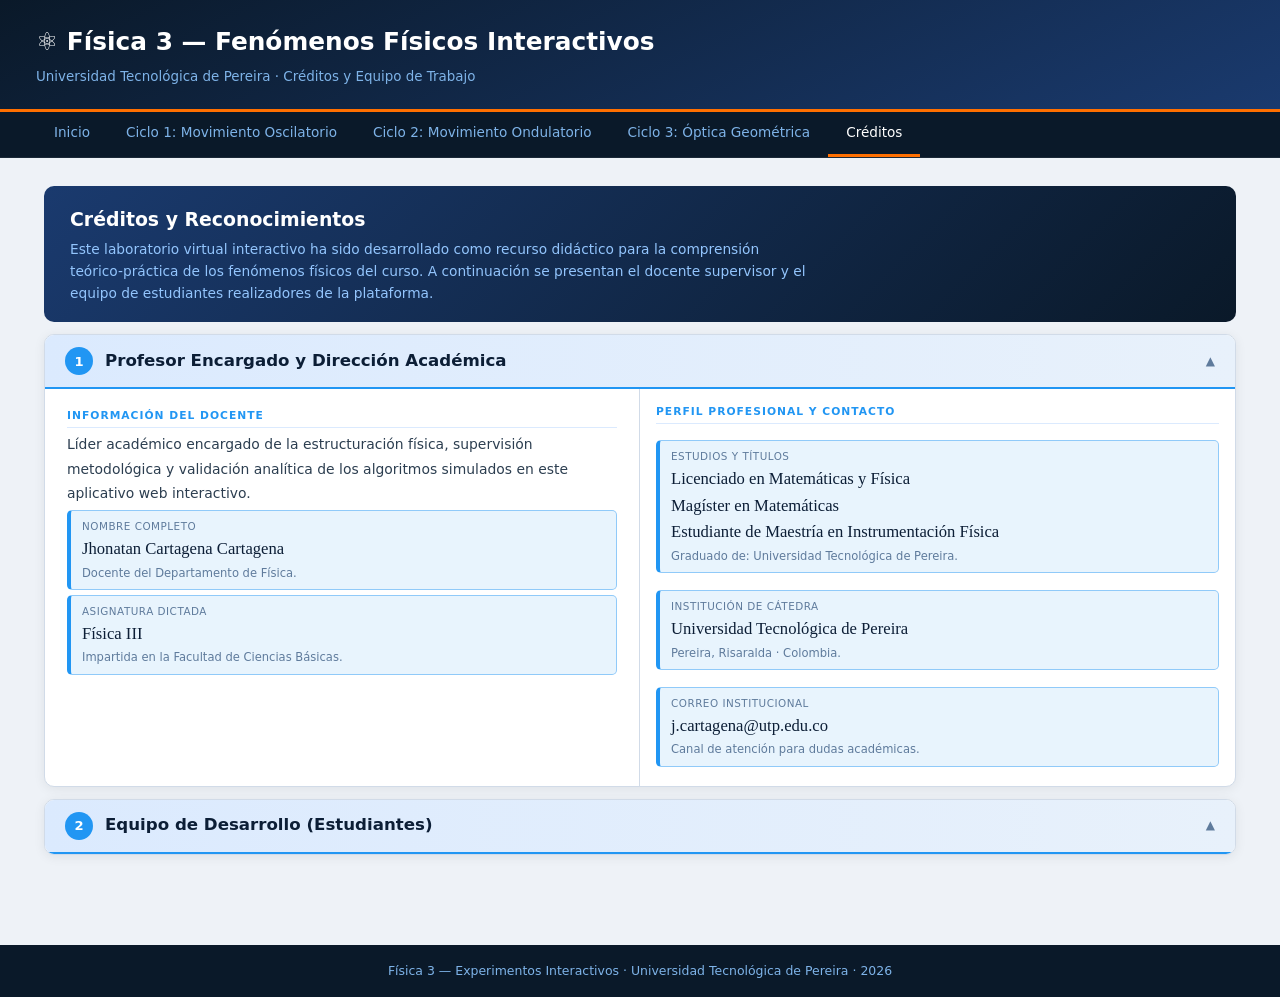
<file: creditos.html>
<!DOCTYPE html>
<html lang="es">
<head>
  <meta charset="UTF-8">
  <meta name="viewport" content="width=device-width,initial-scale=1">
  <title>Física 3 — Créditos del Proyecto</title>
  <link rel="stylesheet" href="css/styles.css">
</head>
<body>
  <header>
    <h1>⚛ Física 3 — Fenómenos Físicos Interactivos</h1>
    <p>Universidad Tecnológica de Pereira · Créditos y Equipo de Trabajo</p>
  </header>
  <nav>
    <a href="index.html">Inicio</a>
    <a href="ciclo1.html">Ciclo 1: Movimiento Oscilatorio</a>
    <a href="ciclo2.html">Ciclo 2: Movimiento Ondulatorio</a>
    <a href="ciclo3.html">Ciclo 3: Óptica Geométrica</a>
    <a href="creditos.html" class="on">Créditos</a>
  </nav>
  <main>
    <div class="cycle-intro">
      <h2>Créditos y Reconocimientos</h2>
      <p>Este laboratorio virtual interactivo ha sido desarrollado como recurso didáctico para la comprensión teórico-práctica de los fenómenos físicos del curso. A continuación se presentan el docente supervisor y el equipo de estudiantes realizadores de la plataforma.</p>
    </div>

    <article class="card">
      <div class="chdr" onclick="tog(1)"><div class="cnum">1</div><h3>Profesor Encargado y Dirección Académica</h3><span class="ico" id="i1">▲</span></div>
      <div class="cbody" id="b1">
        <div class="egrid">
          <div class="icol">
            <div class="lbl">Información del Docente</div>
            <p class="desc">Líder académico encargado de la estructuración física, supervisión metodológica y validación analítica de los algoritmos simulados en este aplicativo web interactivo.</p>
            
            <div class="fb">
              <div class="fn">Nombre Completo</div>
              <div class="fe"> Jhonatan Cartagena Cartagena</div>
              <div class="fd">Docente del Departamento de Física.</div>
            </div>
            
            <div class="fb">
              <div class="fn">Asignatura Dictada</div>
              <div class="fe">Física III</div>
              <div class="fd">Impartida en la Facultad de Ciencias Básicas.</div>
            </div>
          </div>
          
          <div class="scol">
            <div class="lbl">Perfil Profesional y Contacto</div>
            
            <div class="fb">
              <div class="fn">Estudios y Títulos</div>
              <div class="fe">Licenciado en Matemáticas y Física</div>
              <div class="fe">Magíster en Matemáticas</div>
              <div class="fe">Estudiante de Maestría en Instrumentación Física</div>
              <div class="fd">Graduado de: Universidad Tecnológica de Pereira.</div>
            </div>

            <div class="fb">
              <div class="fn">Institución de Cátedra</div>
              <div class="fe">Universidad Tecnológica de Pereira</div>
              <div class="fd">Pereira, Risaralda · Colombia.</div>
            </div>

            <div class="fb">
              <div class="fn">Correo Institucional</div>
              <div class="fe">j.cartagena@utp.edu.co</div>
              <div class="fd">Canal de atención para dudas académicas.</div>
            </div>
          </div>
        </div>
      </div>
    </article>

    <article class="card">
      <div class="chdr" onclick="tog(2)"><div class="cnum">2</div><h3>Equipo de Desarrollo (Estudiantes)</h3><span class="ico" id="i2">▲</span></div>
      <div class="cbody" id="b2" style="display:none;">
        <div class="egrid">
          <div class="icol">
            <div class="lbl">Desarrollador 1</div>
            
            <div class="fb">
              <div class="fn">Estudiante</div>
              <div class="fe">Javier Felipe Parra Gonzalez</div>
            </div>

            <div class="fb">
              <div class="fn">Programa Académico</div>
              <div class="fe">Ingenieria De Sistemas Y  Computacion</div>
              <div class="fd">Facultad de Ingeniería.</div>
            </div>

            <div class="fb">
              <div class="fn">Nivel y Contacto</div>
              <div class="fe">8° Semestre &middot; Javier.parra@utp.edu.co</div>
              <div class="fd">Universidad Tecnológica de Pereira.</div>
            </div>
          </div>
          
          <div class="scol">
            <div class="lbl">Desarrollador 2</div>
            
            <div class="fb">
              <div class="fn">Estudiante</div>
              <div class="fe">Juan Pablo Loaiza Bedoya</div>
            </div>

            <div class="fb">
              <div class="fn">Programa Académico</div>
              <div class="fe">Ingenieria De Sistemas Y  Computacion</div>
              <div class="fd">Facultad de Ingeniería.</div>
            </div>

            <div class="fb">
              <div class="fn">Nivel y Contacto</div>
              <div class="fe">8° Semestre &middot; juan.loaiza6@utp.edu.co</div>
              <div class="fd">Universidad Tecnológica de Pereira.</div>
            </div>
          </div>
        </div>
      </div>
    </article>
  </main>
  <footer>Física 3 — Experimentos Interactivos · Universidad Tecnológica de Pereira · 2026</footer>

  <script src="js/utils.js"></script>
  <script src="js/main.js"></script>
</body>
</html>
</file>
<file: css/styles.css>
*,*::before,*::after { box-sizing: border-box; margin: 0; padding: 0; }

:root {
  --navy: #0c1e36;
  --blue: #1565c0;
  --lb:   #2196f3;
  --acc:  #ff6f00;
  --bg:   #eef2f7;
  --card: #fff;
  --bdr:  #d1dbe8;
  --muted:#5f7b9c;
  --text: #1a2636;
}

body {
  font-family: 'Segoe UI', system-ui, sans-serif;
  background: var(--bg);
  color: var(--text);
  line-height: 1.6;
}

/* C ── Encabezado ─────────────────────────────────── */
header {
  background: linear-gradient(155deg, #0a1929, #1a3a6e);
  color: #fff;
  padding: 22px 36px;
  border-bottom: 3px solid var(--acc);
}
header h1 { font-size: 1.55rem; font-weight: 700; }
header p  { color: #7eb3e8; font-size: .84rem; margin-top: 4px; }

/* C ── Navegación ─────────────────────────────────── */
nav {
  background: #0a1929;
  display: flex;
  padding: 0 36px;
  border-bottom: 1px solid rgba(255,255,255,.07);
  overflow-x: auto;
}
nav a, nav span {
  color: #7eb3e8;
  text-decoration: none;
  padding: 10px 18px;
  font-size: .85rem;
  font-weight: 500;
  border-bottom: 3px solid transparent;
  white-space: nowrap;
  display: inline-block;
}
nav a.on  { color: #fff; border-color: var(--acc); }
nav a:hover { color: #fff; }
nav .lk   { color: #2e4a6a; cursor: default; }

/* C ── Contenido principal ─────────────────────────── */
main { max-width: 1220px; margin: 0 auto; padding: 28px 14px; }

/* C ── Tarjetas de inicio ─────────────────────────── */
.hub-grid {
  display: grid;
  grid-template-columns: repeat(auto-fill, minmax(240px, 1fr));
  gap: 18px;
  margin-top: 10px;
}
.hub-card {
  background: var(--card);
  border: 1px solid var(--bdr);
  border-radius: 12px;
  padding: 28px 24px;
  text-decoration: none;
  color: var(--text);
  box-shadow: 0 2px 12px rgba(0,0,0,.07);
  transition: transform .15s, box-shadow .15s;
}
.hub-card:hover { transform: translateY(-3px); box-shadow: 0 6px 22px rgba(0,0,0,.12); }
.hub-card.locked { opacity: .5; cursor: default; pointer-events: none; }
.hub-num {
  width: 36px; height: 36px;
  background: var(--lb); color: #fff;
  border-radius: 50%;
  display: grid; place-items: center;
  font-weight: 700; font-size: 1rem;
  margin-bottom: 12px;
}
.hub-card h2  { font-size: 1.05rem; margin-bottom: 8px; }
.hub-card p   { font-size: .84rem; color: var(--muted); }
.hub-btn      { display: inline-block; margin-top: 14px; color: var(--lb); font-weight: 600; font-size: .85rem; }

/* C ── Introducción de ciclo ───────────────────────── */
.cycle-intro {
  background: linear-gradient(135deg, #1a3a6e, #0a1929);
  color: #fff;
  padding: 18px 26px;
  border-radius: 10px;
  margin-bottom: 6px;
}
.cycle-intro h2 { font-size: 1.18rem; margin-bottom: 4px; }
.cycle-intro p  { color: #93c5fd; font-size: .86rem; max-width: 740px; }

/* C ── Tarjeta desplegable ─────────────────────────── */
.card {
  background: var(--card);
  border: 1px solid var(--bdr);
  border-radius: 10px;
  margin: 12px 0;
  overflow: hidden;
  box-shadow: 0 2px 12px rgba(0,0,0,.07);
}
.chdr {
  background: linear-gradient(90deg, #dbeafe, #e8f1fb);
  border-bottom: 2px solid var(--lb);
  padding: 12px 20px;
  display: flex;
  align-items: center;
  gap: 12px;
  cursor: pointer;
  user-select: none;
  transition: background .15s;
}
.chdr:hover { background: linear-gradient(90deg, #bfdbfe, #dbeafe); }
.cnum {
  width: 28px; height: 28px;
  background: var(--lb); color: #fff;
  border-radius: 50%;
  display: grid; place-items: center;
  font-weight: 700; font-size: .82rem;
  flex-shrink: 0;
}
.chdr h3 { color: var(--navy); font-size: 1.04rem; flex: 1; }
.ico     { color: var(--muted); font-size: .75rem; margin-left: auto; }

/* C ── Cuadrícula de experimento ───────────────────── */
.egrid {
  display: grid;
  grid-template-columns: 1fr 1fr;
}
@media (max-width: 800px) { .egrid { grid-template-columns: 1fr; } }

.icol {
  padding: 18px 22px;
  border-right: 1px solid var(--bdr);
  overflow-y: auto;
  max-height: 530px;
}
@media (max-width: 800px) {
  .icol { border-right: none; border-bottom: 1px solid var(--bdr); }
}
.scol { padding: 14px 16px; display: flex; flex-direction: column; gap: 7px; }

/* C ── Etiquetas informativas ──────────────────────── */
.lbl {
  font-size: .67rem; font-weight: 700;
  letter-spacing: 1px; text-transform: uppercase;
  color: var(--lb);
  margin: 12px 0 4px;
  padding-bottom: 3px;
  border-bottom: 1px solid #dbeafe;
}
.lbl:first-child { margin-top: 0; }
.desc { font-size: .87rem; color: #2c3e50; line-height: 1.75; }

/* C ── Tabla de variables ──────────────────────────── */
.vt { width: 100%; border-collapse: collapse; font-size: .81rem; margin-top: 4px; }
.vt th { background: #dbeafe; color: var(--navy); font-weight: 600; padding: 5px 9px; text-align: left; }
.vt td { padding: 4px 9px; border-bottom: 1px solid #f0f4fa; }
.vt tr:last-child td { border: none; }
.vs { font-family: 'Times New Roman', serif; font-style: italic; font-weight: 700; color: var(--lb); }

/* F ── Caja de fórmulas ────────────────────────────── */
.fb {
  background: #e8f4fd;
  border: 1px solid #90caf9;
  border-left: 4px solid var(--lb);
  border-radius: 5px;
  padding: 7px 11px;
  margin: 5px 0;
}
.fb .fn { font-size: .65rem; text-transform: uppercase; letter-spacing: .5px; color: var(--muted); margin-bottom: 1px; }
.fb .fe { font-family: 'Times New Roman', serif; font-size: 1.04rem; color: var(--navy); }
.fb .fd { font-size: .72rem; color: var(--muted); margin-top: 1px; }

/* C ── Lienzo de simulación ────────────────────────── */
canvas {
  width: 100%;
  background: #0b1e33;
  border-radius: 7px;
  display: block;
  cursor: crosshair;
}

/* C ── Botones ─────────────────────────────────────── */
.ctrls { display: flex; gap: 7px; }
.btn   { padding: 6px 14px; border: none; border-radius: 5px; cursor: pointer; font-size: .81rem; font-weight: 600; }
.bgo   { background: var(--lb); color: #fff; }
.bgo:hover { background: #1976d2; }
.brs   { background: #e0e7ef; color: var(--text); }
.brs:hover { background: #cfd8e3; }

/* C ── Deslizadores ───────────────────────────────── */
.sls { display: grid; grid-template-columns: auto 1fr 70px; gap: 4px 8px; align-items: center; }
.sls label { font-family: 'Times New Roman', serif; font-style: italic; font-size: .95rem; color: var(--muted); }
.sls input { accent-color: var(--lb); }
.sv {
  font-size: .75rem; font-weight: 700; font-family: monospace;
  background: #dbeafe; color: var(--navy);
  padding: 2px 5px; border-radius: 4px; text-align: right;
}

/* C ── Fila de resultados ──────────────────────────── */
.rdout { display: grid; grid-template-columns: repeat(3, 1fr); gap: 5px; }
.ri    { background: #0a1929; color: #fff; border-radius: 6px; padding: 6px 8px; text-align: center; }
.ri .rl { font-size: .64rem; color: #7eb3e8; font-family: 'Times New Roman', serif; font-style: italic; }
.ri .rv { font-family: monospace; font-size: .83rem; font-weight: 600; }

/* C ── Calculadora ─────────────────────────────────── */
.calc  { background: #f4f7fb; border-top: 1px solid var(--bdr); padding: 13px 18px; }
.cttl  { font-size: .67rem; font-weight: 700; text-transform: uppercase; letter-spacing: .8px; color: var(--acc); margin-bottom: 7px; }
.cgrid { display: grid; grid-template-columns: repeat(auto-fill, minmax(138px, 1fr)); gap: 7px; }
.ci    { background: #fff; border: 1px solid var(--bdr); border-left: 3px solid var(--acc); border-radius: 6px; padding: 7px 10px; }
.ci .cf { font-family: 'Times New Roman', serif; font-size: .83rem; color: var(--muted); }
.ci .cv { font-size: 1.04rem; font-weight: 700; color: var(--navy); font-family: monospace; }
.ci .cu { font-size: .69rem; color: var(--muted); }

/* C ── Tarjeta bloqueada ───────────────────────────── */
.lcard {
  background: var(--card); border: 2px dashed var(--bdr);
  border-radius: 10px; padding: 36px;
  text-align: center; color: var(--muted);
  margin: 10px 0;
}

/* C ── Pie de página ───────────────────────────────── */
footer {
  background: #0a1929; color: #7eb3e8;
  text-align: center; padding: 16px;
  font-size: .78rem; margin-top: 50px;
}
</file>
